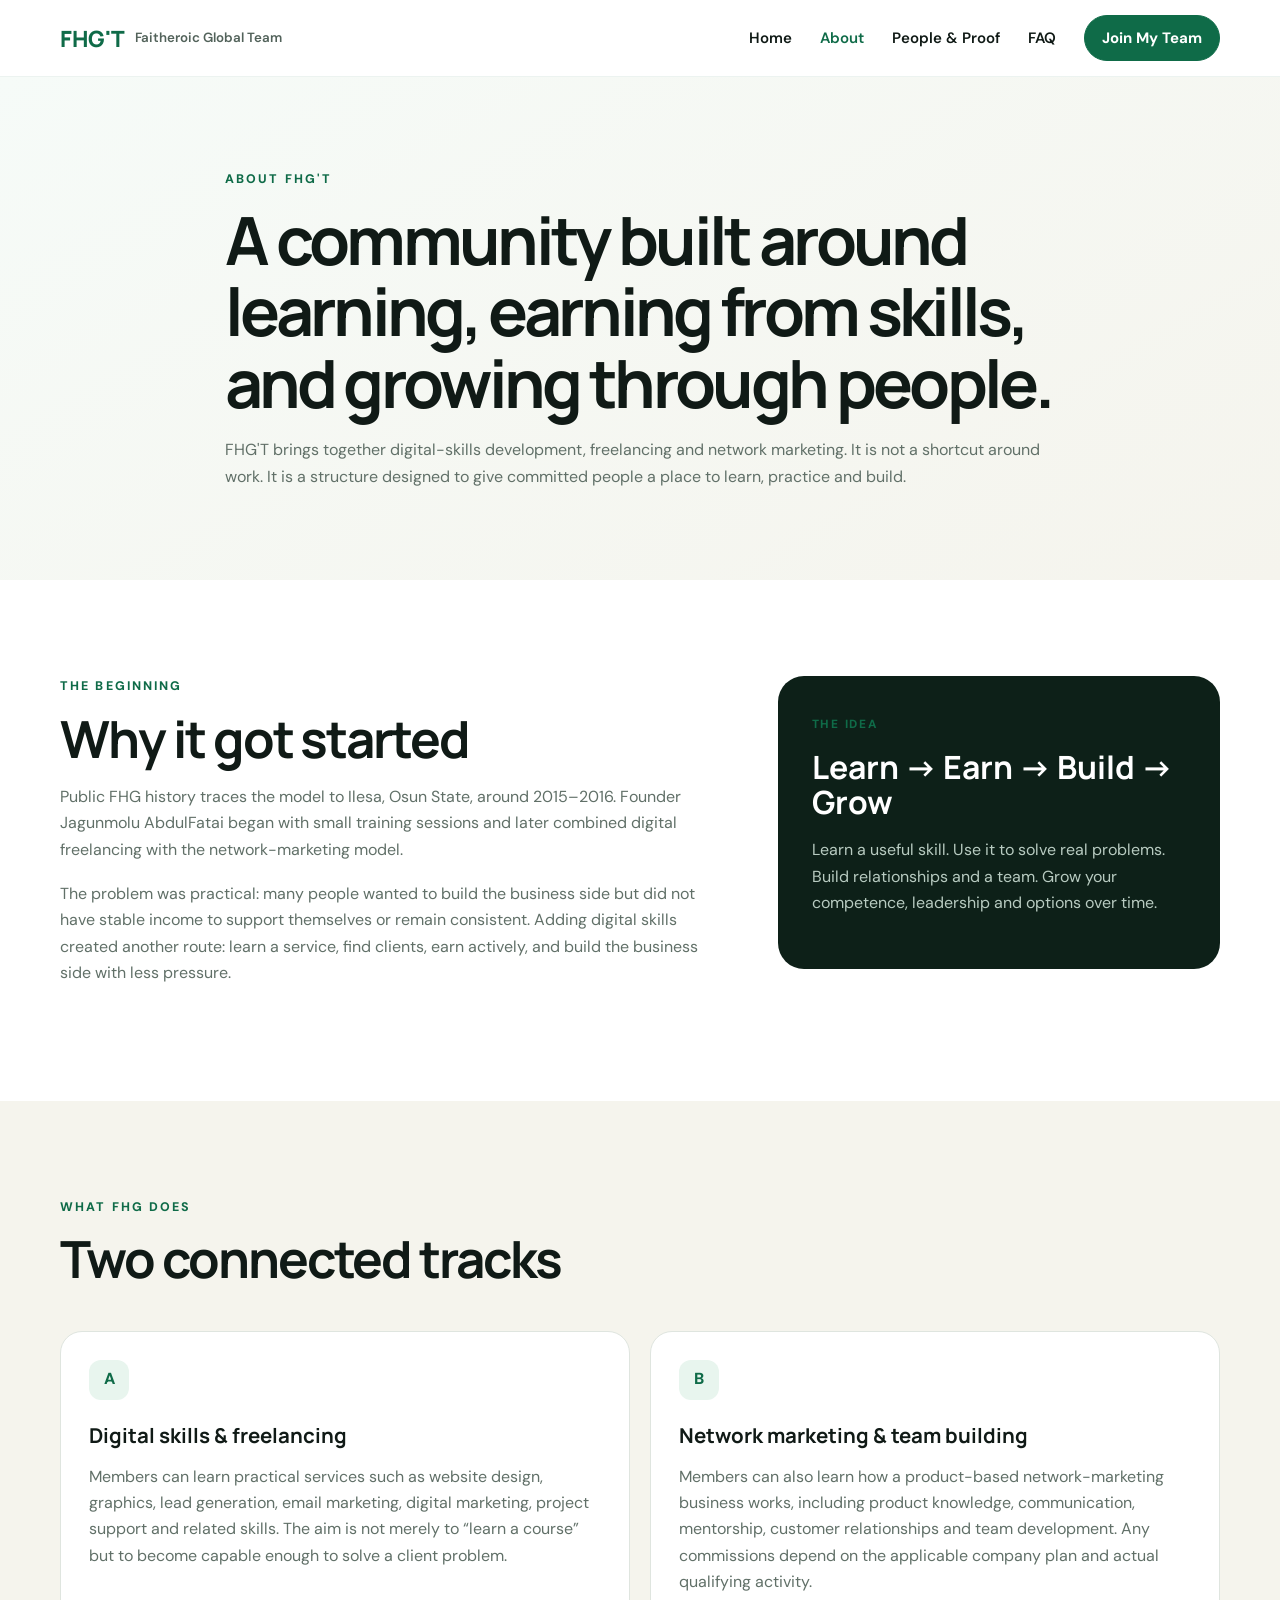
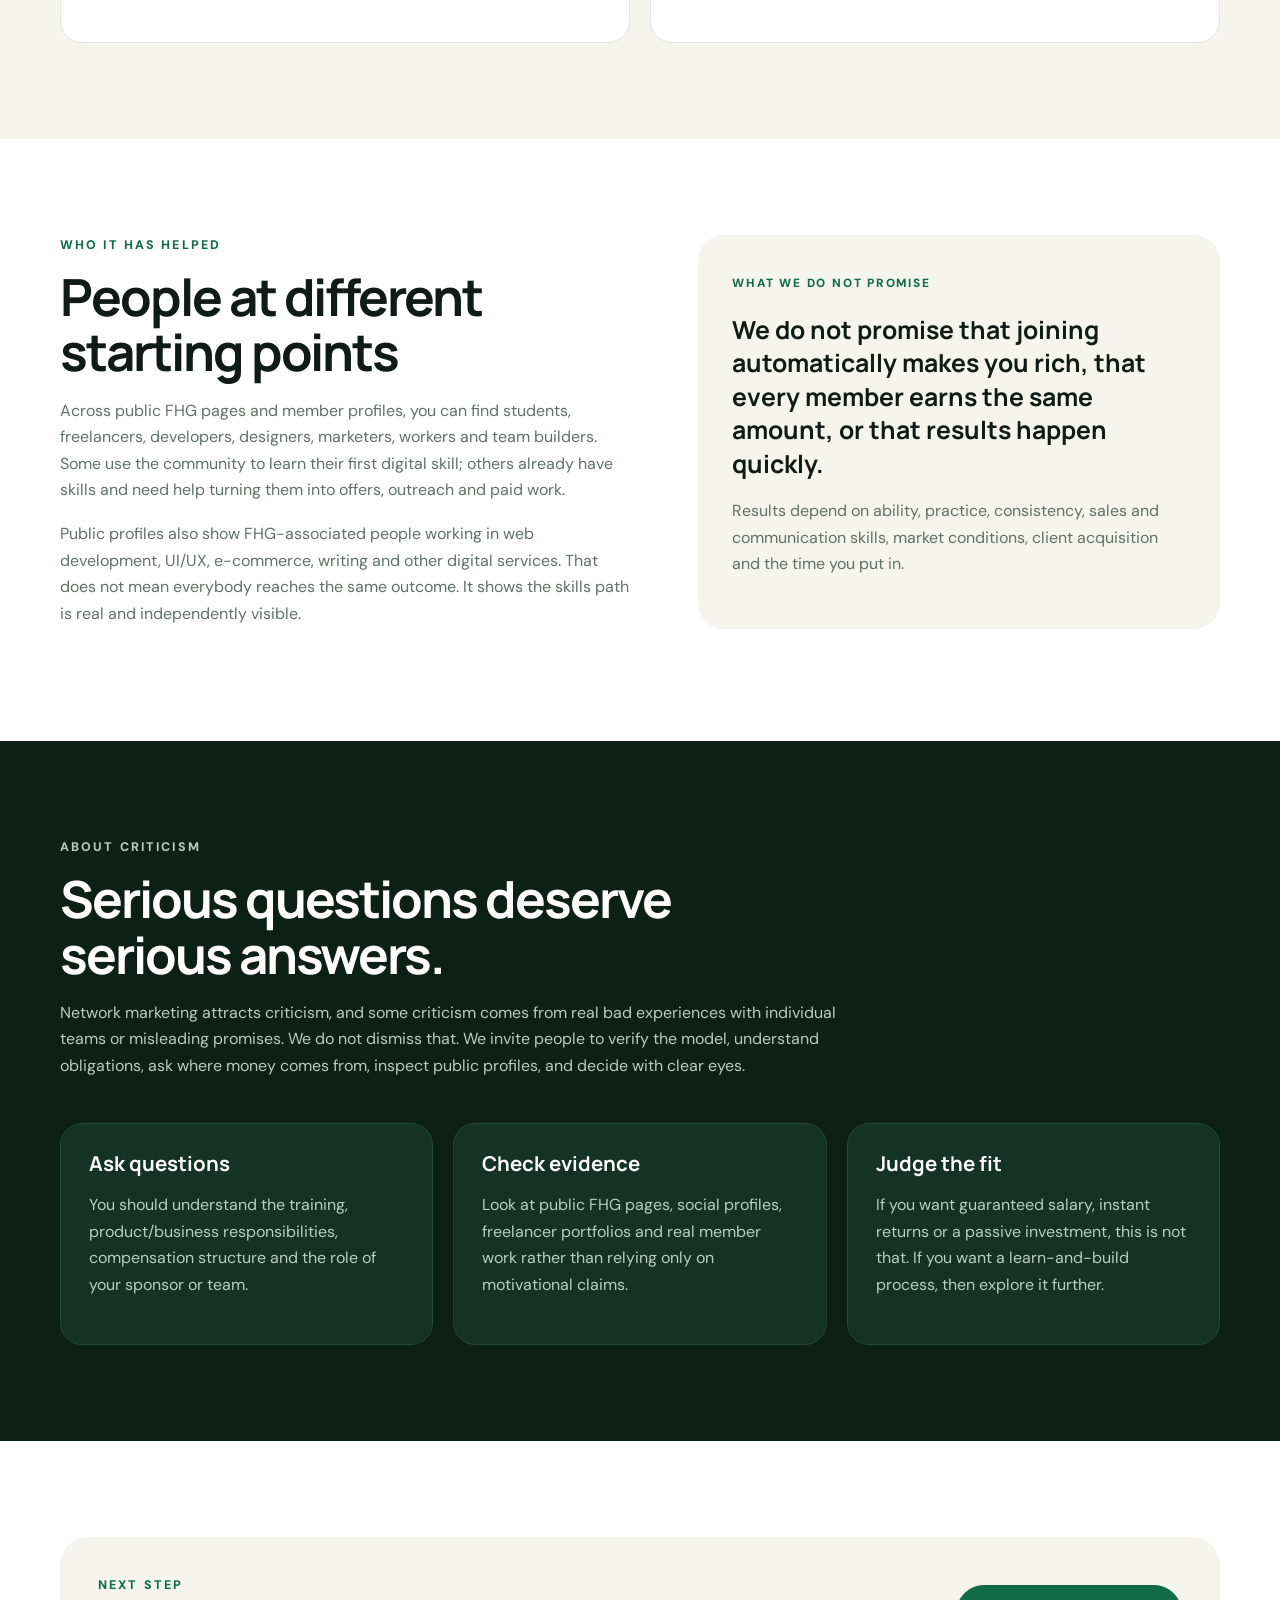
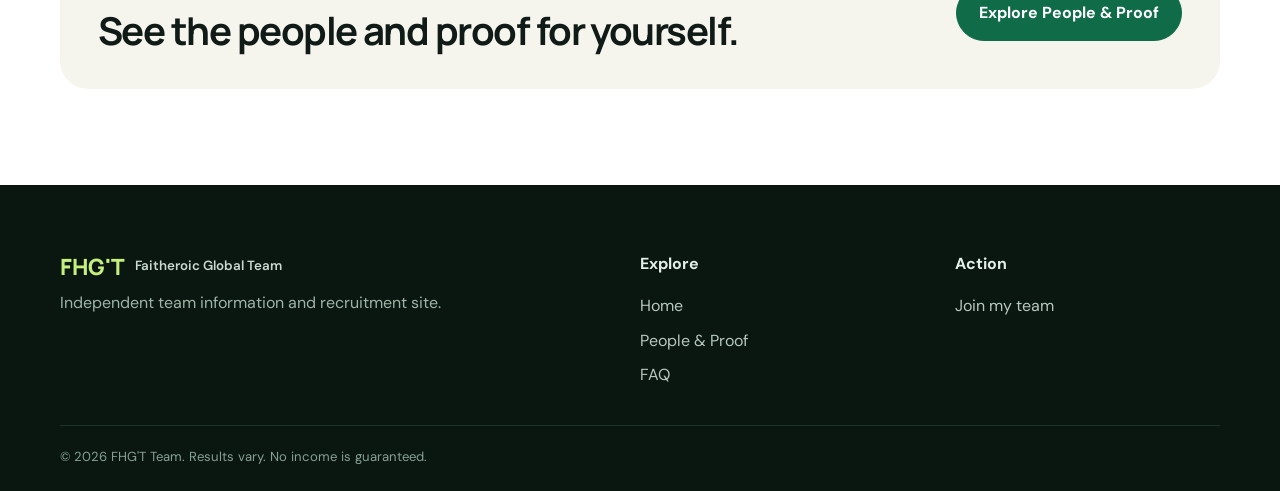
<file: about.html>
<!doctype html><html lang="en"><head><meta charset="utf-8"><meta name="viewport" content="width=device-width,initial-scale=1"><title>About FHG'T</title><meta name="description" content="What Faitheroic Global Team is, why it started, how it combines freelancing and network marketing, and what members should realistically expect."><link rel="preconnect" href="https://fonts.googleapis.com"><link rel="preconnect" href="https://fonts.gstatic.com" crossorigin><link href="https://fonts.googleapis.com/css2?family=DM+Sans:wght@400;500;600;700&family=Manrope:wght@600;700;800&display=swap" rel="stylesheet"><link rel="stylesheet" href="styles.css"></head><body>
<header class="nav-wrap"><nav class="nav container"><a class="brand" href="index.html"><span>FHG'T</span><small>Faitheroic Global Team</small></a><button class="menu-btn">☰</button><div class="nav-links"><a href="index.html">Home</a><a class="active" href="about.html">About</a><a href="stories.html">People & Proof</a><a href="faq.html">FAQ</a><a class="btn btn-sm" href="index.html#join">Join My Team</a></div></nav></header>
<main>
<section class="page-hero"><div class="container narrow"><p class="eyebrow">ABOUT FHG'T</p><h1>A community built around learning, earning from skills, and growing through people.</h1><p>FHG'T brings together digital-skills development, freelancing and network marketing. It is not a shortcut around work. It is a structure designed to give committed people a place to learn, practice and build.</p></div></section>
<section class="section"><div class="container story-grid"><div><p class="eyebrow">THE BEGINNING</p><h2>Why it got started</h2><p>Public FHG history traces the model to Ilesa, Osun State, around 2015–2016. Founder Jagunmolu AbdulFatai began with small training sessions and later combined digital freelancing with the network-marketing model.</p><p>The problem was practical: many people wanted to build the business side but did not have stable income to support themselves or remain consistent. Adding digital skills created another route: learn a service, find clients, earn actively, and build the business side with less pressure.</p></div><div class="fact-card"><span>THE IDEA</span><h3>Learn → Earn → Build → Grow</h3><p>Learn a useful skill. Use it to solve real problems. Build relationships and a team. Grow your competence, leadership and options over time.</p></div></div></section>
<section class="section soft"><div class="container"><div class="section-head"><p class="eyebrow">WHAT FHG DOES</p><h2>Two connected tracks</h2></div><div class="cards two"><article class="card"><span class="num">A</span><h3>Digital skills & freelancing</h3><p>Members can learn practical services such as website design, graphics, lead generation, email marketing, digital marketing, project support and related skills. The aim is not merely to “learn a course” but to become capable enough to solve a client problem.</p></article><article class="card"><span class="num">B</span><h3>Network marketing & team building</h3><p>Members can also learn how a product-based network-marketing business works, including product knowledge, communication, mentorship, customer relationships and team development. Any commissions depend on the applicable company plan and actual qualifying activity.</p></article></div></div></section>
<section class="section"><div class="container split"><div><p class="eyebrow">WHO IT HAS HELPED</p><h2>People at different starting points</h2><p>Across public FHG pages and member profiles, you can find students, freelancers, developers, designers, marketers, workers and team builders. Some use the community to learn their first digital skill; others already have skills and need help turning them into offers, outreach and paid work.</p><p>Public profiles also show FHG-associated people working in web development, UI/UX, e-commerce, writing and other digital services. That does not mean everybody reaches the same outcome. It shows the skills path is real and independently visible.</p></div><div class="quote-box"><span>WHAT WE DO NOT PROMISE</span><blockquote>We do not promise that joining automatically makes you rich, that every member earns the same amount, or that results happen quickly.</blockquote><p>Results depend on ability, practice, consistency, sales and communication skills, market conditions, client acquisition and the time you put in.</p></div></div></section>
<section class="section dark"><div class="container"><div class="section-head light"><p class="eyebrow">ABOUT CRITICISM</p><h2>Serious questions deserve serious answers.</h2><p>Network marketing attracts criticism, and some criticism comes from real bad experiences with individual teams or misleading promises. We do not dismiss that. We invite people to verify the model, understand obligations, ask where money comes from, inspect public profiles, and decide with clear eyes.</p></div><div class="cards three dark-cards"><article class="card"><h3>Ask questions</h3><p>You should understand the training, product/business responsibilities, compensation structure and the role of your sponsor or team.</p></article><article class="card"><h3>Check evidence</h3><p>Look at public FHG pages, social profiles, freelancer portfolios and real member work rather than relying only on motivational claims.</p></article><article class="card"><h3>Judge the fit</h3><p>If you want guaranteed salary, instant returns or a passive investment, this is not that. If you want a learn-and-build process, then explore it further.</p></article></div></div></section>
<section class="section"><div class="container cta-band"><div><p class="eyebrow">NEXT STEP</p><h2>See the people and proof for yourself.</h2></div><a class="btn" href="stories.html">Explore People & Proof</a></div></section>
</main>
<footer><div class="container footer-grid"><div><a class="brand footer-brand" href="index.html"><span>FHG'T</span><small>Faitheroic Global Team</small></a><p>Independent team information and recruitment site.</p></div><div><strong>Explore</strong><a href="index.html">Home</a><a href="stories.html">People & Proof</a><a href="faq.html">FAQ</a></div><div><strong>Action</strong><a href="index.html#join">Join my team</a></div></div><div class="container footer-bottom">© 2026 FHG'T Team. Results vary. No income is guaranteed.</div></footer><script src="app.js"></script></body></html>
</file>
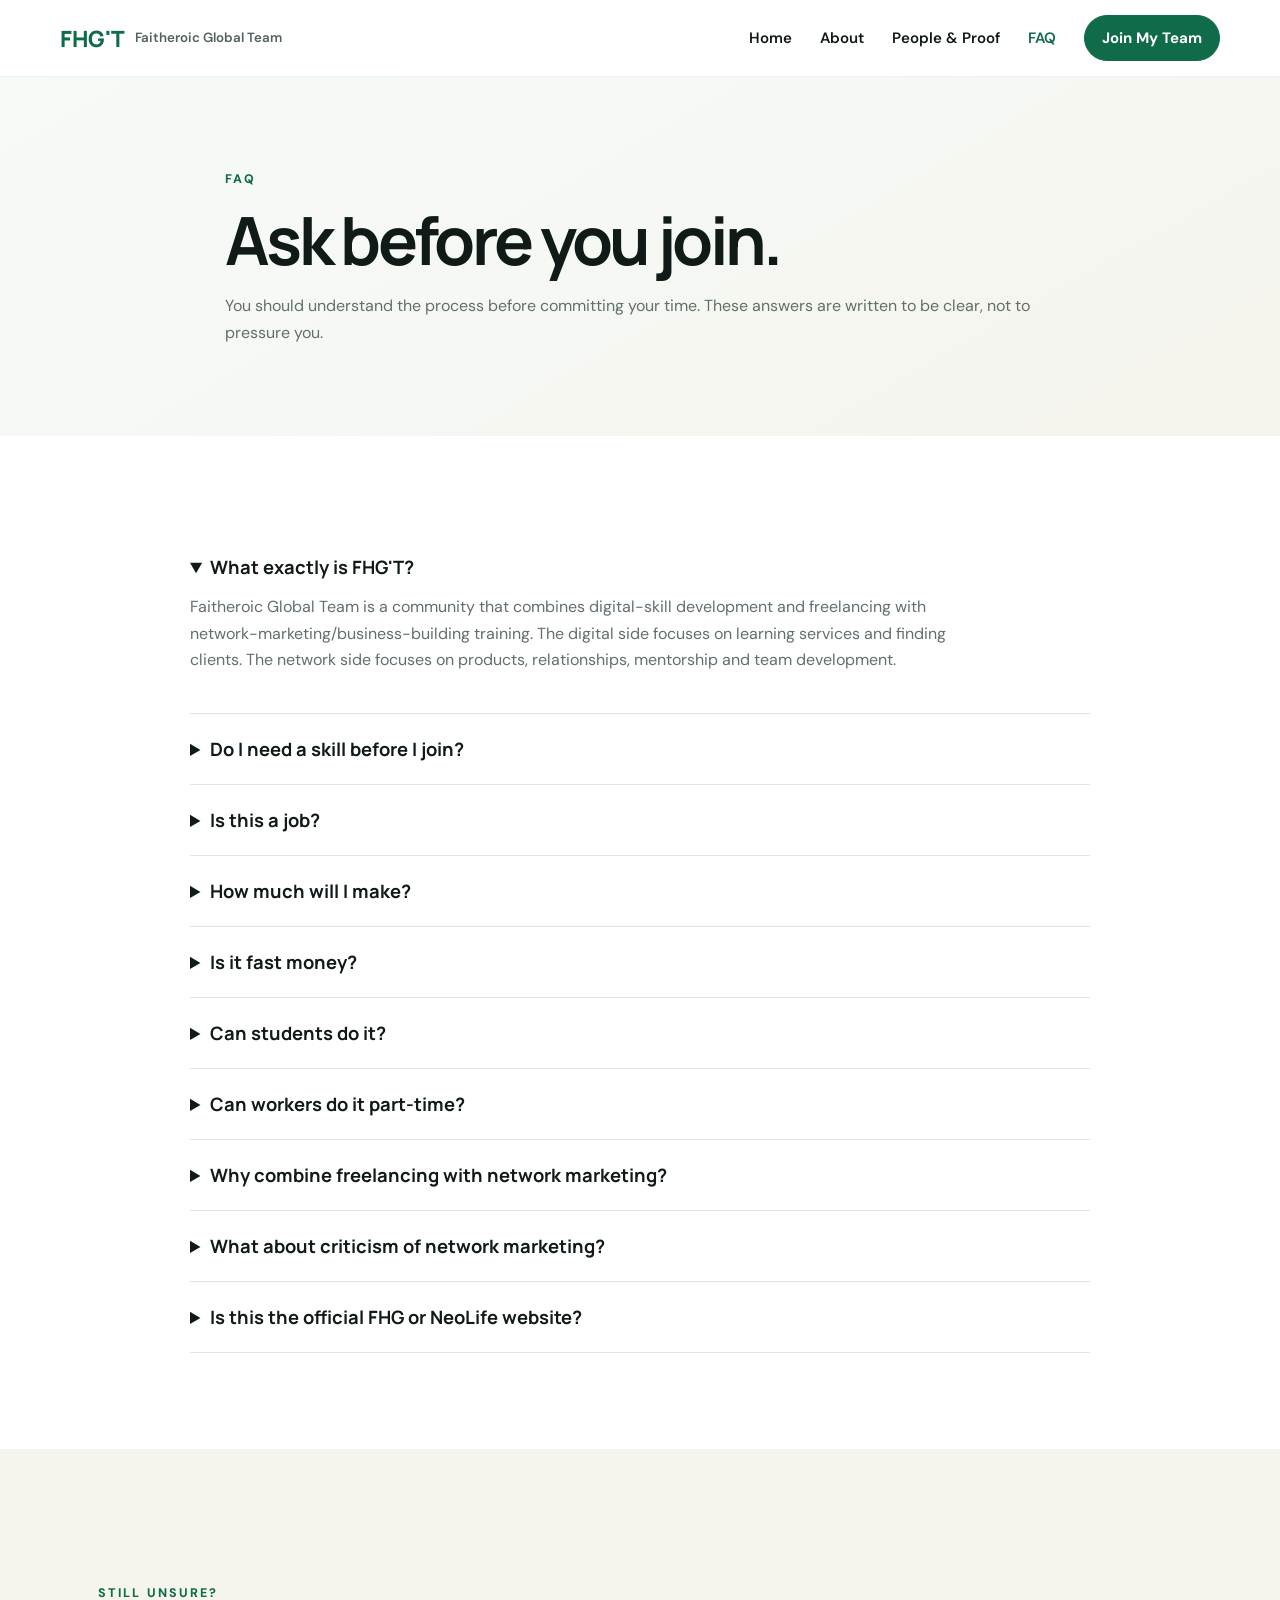
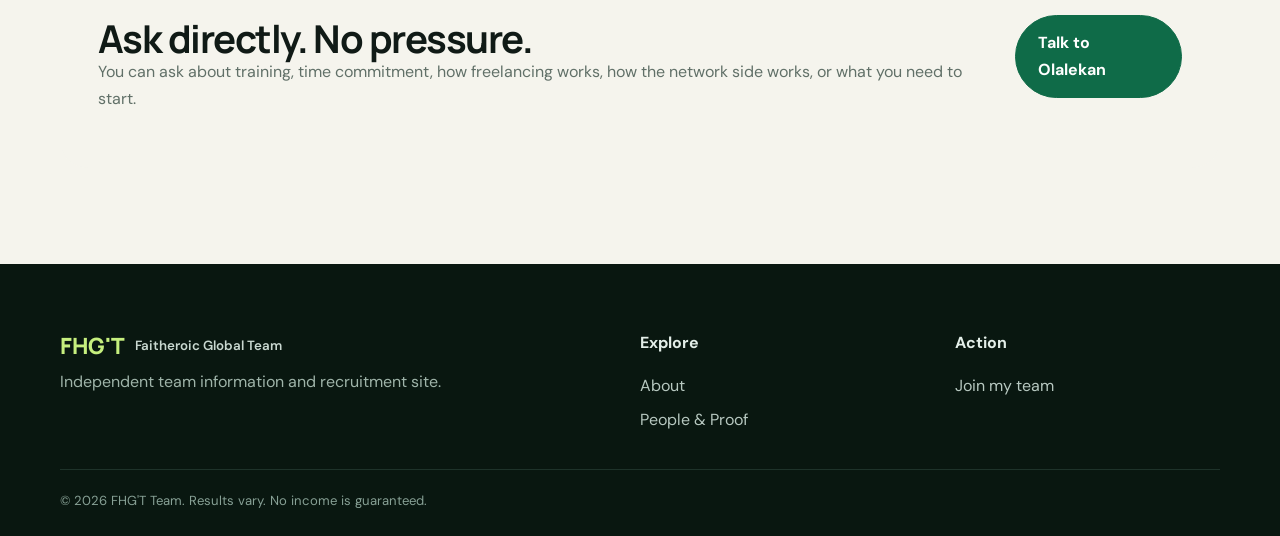
<file: faq.html>
<!doctype html><html lang="en"><head><meta charset="utf-8"><meta name="viewport" content="width=device-width,initial-scale=1"><title>FAQ | FHG'T</title><meta name="description" content="Straight answers about Faitheroic Global Team, freelancing, network marketing, expectations and income disclaimers."><link rel="preconnect" href="https://fonts.googleapis.com"><link rel="preconnect" href="https://fonts.gstatic.com" crossorigin><link href="https://fonts.googleapis.com/css2?family=DM+Sans:wght@400;500;600;700&family=Manrope:wght@600;700;800&display=swap" rel="stylesheet"><link rel="stylesheet" href="styles.css"></head><body>
<header class="nav-wrap"><nav class="nav container"><a class="brand" href="index.html"><span>FHG'T</span><small>Faitheroic Global Team</small></a><button class="menu-btn">☰</button><div class="nav-links"><a href="index.html">Home</a><a href="about.html">About</a><a href="stories.html">People & Proof</a><a class="active" href="faq.html">FAQ</a><a class="btn btn-sm" href="index.html#join">Join My Team</a></div></nav></header>
<main><section class="page-hero"><div class="container narrow"><p class="eyebrow">FAQ</p><h1>Ask before you join.</h1><p>You should understand the process before committing your time. These answers are written to be clear, not to pressure you.</p></div></section>
<section class="section"><div class="container faq-list">
<details open><summary>What exactly is FHG'T?</summary><p>Faitheroic Global Team is a community that combines digital-skill development and freelancing with network-marketing/business-building training. The digital side focuses on learning services and finding clients. The network side focuses on products, relationships, mentorship and team development.</p></details>
<details><summary>Do I need a skill before I join?</summary><p>No. Beginners can start by choosing one skill and learning it. If you already have a skill, the bigger need may be positioning, client acquisition, communication, pricing and delivery.</p></details>
<details><summary>Is this a job?</summary><p>No. It is not a fixed-salary job. Freelancing income depends on getting and serving clients. Network-marketing commissions depend on actual qualifying activity under the relevant compensation plan.</p></details>
<details id="income"><summary>How much will I make?</summary><p>There is no guaranteed amount. Do not join based on somebody else’s screenshot or income story. Results vary based on skill level, consistency, market demand, communication, client acquisition, team activity and other factors.</p></details>
<details><summary>Is it fast money?</summary><p>No. If your only reason for joining is to make money immediately, this may frustrate you. Learning a skill, building samples, finding clients and becoming good enough to earn consistently can take time.</p></details>
<details><summary>Can students do it?</summary><p>Yes, many people participate while studying, but you still need a realistic schedule. School responsibilities should not be ignored.</p></details>
<details><summary>Can workers do it part-time?</summary><p>Often yes. The amount you can do depends on your schedule, the skill you choose, client workload and team commitments.</p></details>
<details><summary>Why combine freelancing with network marketing?</summary><p>The FHG explanation is that active income from digital work can reduce the pressure to depend only on network-marketing activity. It also gives members a standalone marketable skill.</p></details>
<details><summary>What about criticism of network marketing?</summary><p>Criticism exists for many reasons, including exaggerated recruitment claims, bad experiences and poor practices by individuals or teams. You should ask direct questions, understand costs and obligations, inspect the compensation structure and refuse any promise that sounds like guaranteed wealth.</p></details>
<details><summary>Is this the official FHG or NeoLife website?</summary><p>No. This is an independent team information and recruitment site. It is not the official corporate website of NeoLife and should not be read as a corporate guarantee or official earnings claim.</p></details>
</div></section>
<section class="section soft"><div class="container cta-band"><div><p class="eyebrow">STILL UNSURE?</p><h2>Ask directly. No pressure.</h2><p>You can ask about training, time commitment, how freelancing works, how the network side works, or what you need to start.</p></div><a class="btn" href="index.html#join">Talk to Olalekan</a></div></section>
</main><footer><div class="container footer-grid"><div><a class="brand footer-brand" href="index.html"><span>FHG'T</span><small>Faitheroic Global Team</small></a><p>Independent team information and recruitment site.</p></div><div><strong>Explore</strong><a href="about.html">About</a><a href="stories.html">People & Proof</a></div><div><strong>Action</strong><a href="index.html#join">Join my team</a></div></div><div class="container footer-bottom">© 2026 FHG'T Team. Results vary. No income is guaranteed.</div></footer><script src="app.js"></script></body></html>
</file>
<file: styles.css>
:root{--ink:#101a16;--muted:#617068;--green:#0f6b48;--green2:#15a66c;--lime:#c6ef7e;--cream:#f5f4ed;--white:#fff;--dark:#0d2018;--line:#dfe5df;--shadow:0 18px 50px rgba(16,42,31,.09)}*{box-sizing:border-box}html{scroll-behavior:smooth}body{margin:0;font-family:'DM Sans',sans-serif;color:var(--ink);background:#fff;line-height:1.65}h1,h2,h3{font-family:'Manrope',sans-serif;line-height:1.08;margin:0 0 18px}h1{font-size:clamp(2.7rem,6vw,5.8rem);letter-spacing:-.055em}h2{font-size:clamp(2rem,4vw,3.6rem);letter-spacing:-.04em}h3{font-size:1.28rem}p{margin:0 0 18px;color:var(--muted)}a{color:inherit;text-decoration:none}.container{width:min(1160px,calc(100% - 40px));margin:auto}.narrow{width:min(830px,calc(100% - 40px));margin:auto}.nav-wrap{position:sticky;top:0;z-index:50;background:rgba(255,255,255,.92);backdrop-filter:blur(16px);border-bottom:1px solid rgba(15,107,72,.08)}.nav{height:76px;display:flex;align-items:center;justify-content:space-between}.brand{display:flex;align-items:center;gap:10px}.brand span{font:800 1.4rem 'Manrope';color:var(--green)}.brand small{font-weight:600;color:#52625a}.nav-links{display:flex;align-items:center;gap:28px;font-weight:600;font-size:.94rem}.nav-links a:not(.btn):hover,.nav-links .active{color:var(--green)}.menu-btn{display:none;background:none;border:0;font-size:1.6rem}.btn{display:inline-flex;align-items:center;justify-content:center;background:var(--green);color:white;border:1px solid var(--green);padding:14px 22px;border-radius:999px;font-weight:700;cursor:pointer;transition:.2s}.btn:hover{transform:translateY(-2px);box-shadow:0 10px 24px rgba(15,107,72,.2)}.btn-sm{padding:10px 17px}.btn.ghost{background:transparent;color:var(--green)}.btn.wide{width:100%}.hero{position:relative;overflow:hidden;padding:94px 0 78px;background:linear-gradient(145deg,#f7fbf8 0%,#f5f4ed 65%,#edf7f1 100%)}.hero-grid{display:grid;grid-template-columns:1.25fr .75fr;gap:74px;align-items:center}.hero h1 em{font-style:normal;color:var(--green)}.hero-copy{font-size:1.14rem;max-width:720px}.hero-actions{display:flex;gap:12px;margin:30px 0 18px}.eyebrow{font-size:.78rem;letter-spacing:.17em;font-weight:800;color:var(--green);margin-bottom:14px}.micro{font-size:.82rem;max-width:720px}.hero-panel{background:var(--dark);padding:30px;border-radius:30px;color:white;box-shadow:var(--shadow);position:relative}.hero-panel p{color:#bdd0c6}.hero-card{padding:16px 8px 28px}.hero-card h3{font-size:1.75rem}.pill{display:inline-block;background:var(--lime);color:#20331f;padding:6px 10px;border-radius:999px;font-size:.72rem;font-weight:800;letter-spacing:.08em;margin-bottom:24px}.mini-stat-grid{display:grid;grid-template-columns:1fr 1fr;gap:10px}.mini-stat-grid div{background:#163428;border:1px solid #26483b;border-radius:16px;padding:18px}.mini-stat-grid strong{display:block;color:var(--lime);font-size:.85rem}.mini-stat-grid span{font-weight:700}.orb{position:absolute;border-radius:50%;filter:blur(2px);opacity:.38}.orb-a{width:220px;height:220px;background:var(--lime);right:-70px;top:40px}.orb-b{width:160px;height:160px;background:#8cd7ae;left:-70px;bottom:-50px}.strip{border-top:1px solid var(--line);border-bottom:1px solid var(--line);background:white}.strip-grid{min-height:76px;display:grid;grid-template-columns:repeat(5,1fr);align-items:center;text-align:center;font-weight:700;color:#506159}.section{padding:96px 0}.section.soft{background:var(--cream)}.section.dark,.proof{background:var(--dark);color:#fff}.section-head{max-width:780px;margin-bottom:44px}.section-head.light p,.dark p,.proof p{color:#b8cbc1}.cards{display:grid;gap:20px}.cards.three{grid-template-columns:repeat(3,1fr)}.cards.two{grid-template-columns:repeat(2,1fr)}.card{border:1px solid var(--line);border-radius:22px;padding:28px;background:#fff}.card .num{display:inline-grid;place-items:center;width:40px;height:40px;border-radius:12px;background:#e8f5ee;color:var(--green);font-weight:800;margin-bottom:24px}.dark-cards .card{background:#143226;border-color:#23483a;color:#fff}.dark-cards .card p{color:#b9cec3}.timeline{display:grid;grid-template-columns:1fr 1fr;gap:18px}.step{display:flex;gap:18px;padding:24px;border:1px solid #28483b;border-radius:20px;background:#122d22}.step b{display:grid;place-items:center;min-width:42px;height:42px;border-radius:12px;background:var(--lime);color:#1e3226}.step p{margin:0;color:#b9cec3}.split{display:grid;grid-template-columns:1.05fr .95fr;gap:62px;align-items:start}.quote-box{background:var(--cream);border-radius:26px;padding:34px}.quote-box span,.fact-card span{font-size:.74rem;letter-spacing:.15em;font-weight:800;color:var(--green)}.quote-box blockquote{font:700 1.55rem/1.35 'Manrope';margin:18px 0;color:var(--ink)}.text-link{color:var(--green);font-weight:800}.leaders{display:grid;grid-template-columns:1fr 1fr;gap:20px}.person{display:grid;grid-template-columns:160px 1fr;gap:24px;align-items:center;background:white;border:1px solid var(--line);border-radius:22px;padding:18px;box-shadow:0 8px 30px rgba(20,40,32,.04)}.person img,.initial-avatar{width:160px;height:160px;object-fit:cover;border-radius:17px}.person span{font-size:.72rem;letter-spacing:.13em;font-weight:800;color:var(--green)}.person h3{margin:8px 0}.person p{font-size:.92rem}.person a{color:var(--green);font-weight:800}.initial-avatar{display:grid;place-items:center;background:linear-gradient(145deg,var(--green),#16472f);color:var(--lime);font:800 2.3rem 'Manrope'}.leaders-full .person{min-height:200px}.proof-grid,.social-grid{display:grid;grid-template-columns:repeat(4,1fr);gap:14px}.proof-grid a,.social-grid a{padding:24px;border:1px solid #2a4d3e;border-radius:18px;background:#153026;display:flex;flex-direction:column;gap:8px}.proof-grid a:hover,.social-grid a:hover{border-color:var(--lime)}.proof-grid span,.social-grid span{font-size:.86rem;color:#b8cbc1}.light-links a{background:#fff;border-color:var(--line)}.light-links span{color:var(--muted)}.light-micro{color:#aac0b5!important;margin-top:16px}.join-grid{display:grid;grid-template-columns:1fr .92fr;gap:70px;align-items:start}.checklist{padding:0;margin:28px 0 0;list-style:none;display:grid;gap:10px}.checklist li:before{content:'✓';color:var(--green);font-weight:900;margin-right:10px}.join-form{border:1px solid var(--line);border-radius:24px;padding:28px;box-shadow:var(--shadow)}.join-form label{display:block;font-weight:700;font-size:.9rem;margin-bottom:16px}.join-form input,.join-form select,.join-form textarea{width:100%;margin-top:7px;border:1px solid #d8e0da;border-radius:12px;padding:13px 14px;font:inherit;background:#fbfcfb}.join-form input:focus,.join-form select:focus,.join-form textarea:focus{outline:2px solid #9ad8b5;border-color:transparent}.form-note{font-size:.78rem;margin:12px 0 0}.page-hero{padding:92px 0 72px;background:linear-gradient(150deg,#f6fbf8,#f5f4ed)}.page-hero h1{font-size:clamp(2.6rem,5.2vw,4.9rem)}.story-grid{display:grid;grid-template-columns:1.2fr .8fr;gap:54px;align-items:start}.fact-card{background:var(--dark);color:white;padding:34px;border-radius:26px}.fact-card h3{font-size:2rem;margin-top:14px}.fact-card p{color:#b8cbc1}.cta-band{display:flex;align-items:center;justify-content:space-between;gap:30px;background:var(--cream);padding:38px;border-radius:28px}.cta-band h2{font-size:clamp(1.7rem,3vw,2.5rem);margin-bottom:0}.faq-list{max-width:900px}.faq-list details{border-bottom:1px solid var(--line);padding:22px 0}.faq-list summary{cursor:pointer;font:700 1.15rem 'Manrope'}.faq-list p{padding:14px 0 0;max-width:780px}footer{background:#091710;color:#e3eee8;padding:66px 0 24px}.footer-grid{display:grid;grid-template-columns:2fr 1fr 1fr;gap:50px}.footer-grid p{color:#9fb4a9;max-width:480px}.footer-grid>div{display:flex;flex-direction:column;gap:8px}.footer-grid strong{margin-bottom:8px}.footer-grid a:not(.brand){color:#b7c8c0}.footer-brand span{color:var(--lime)}.footer-brand small{color:#c9d8d0}.footer-bottom{border-top:1px solid #1e332a;margin-top:36px;padding-top:20px;color:#87a095;font-size:.82rem}@media(max-width:900px){.hero-grid,.split,.join-grid,.story-grid{grid-template-columns:1fr}.cards.three,.leaders,.proof-grid,.social-grid{grid-template-columns:1fr 1fr}.hero-panel{max-width:620px}.timeline{grid-template-columns:1fr}.nav-links{display:none;position:absolute;top:76px;left:0;right:0;background:#fff;padding:22px;flex-direction:column;align-items:stretch;border-bottom:1px solid var(--line)}.nav-links.open{display:flex}.menu-btn{display:block}.strip-grid{grid-template-columns:1fr 1fr 1fr}.strip-grid span{padding:12px}}@media(max-width:620px){.container{width:min(100% - 28px,1160px)}.hero,.section{padding:68px 0}.cards.three,.cards.two,.leaders,.proof-grid,.social-grid{grid-template-columns:1fr}.person{grid-template-columns:100px 1fr}.person img,.initial-avatar{width:100px;height:100px}.hero-actions{flex-direction:column;align-items:stretch}.strip-grid{grid-template-columns:1fr 1fr}.cta-band{align-items:flex-start;flex-direction:column}.footer-grid{grid-template-columns:1fr}.brand small{display:none}}
</file>
